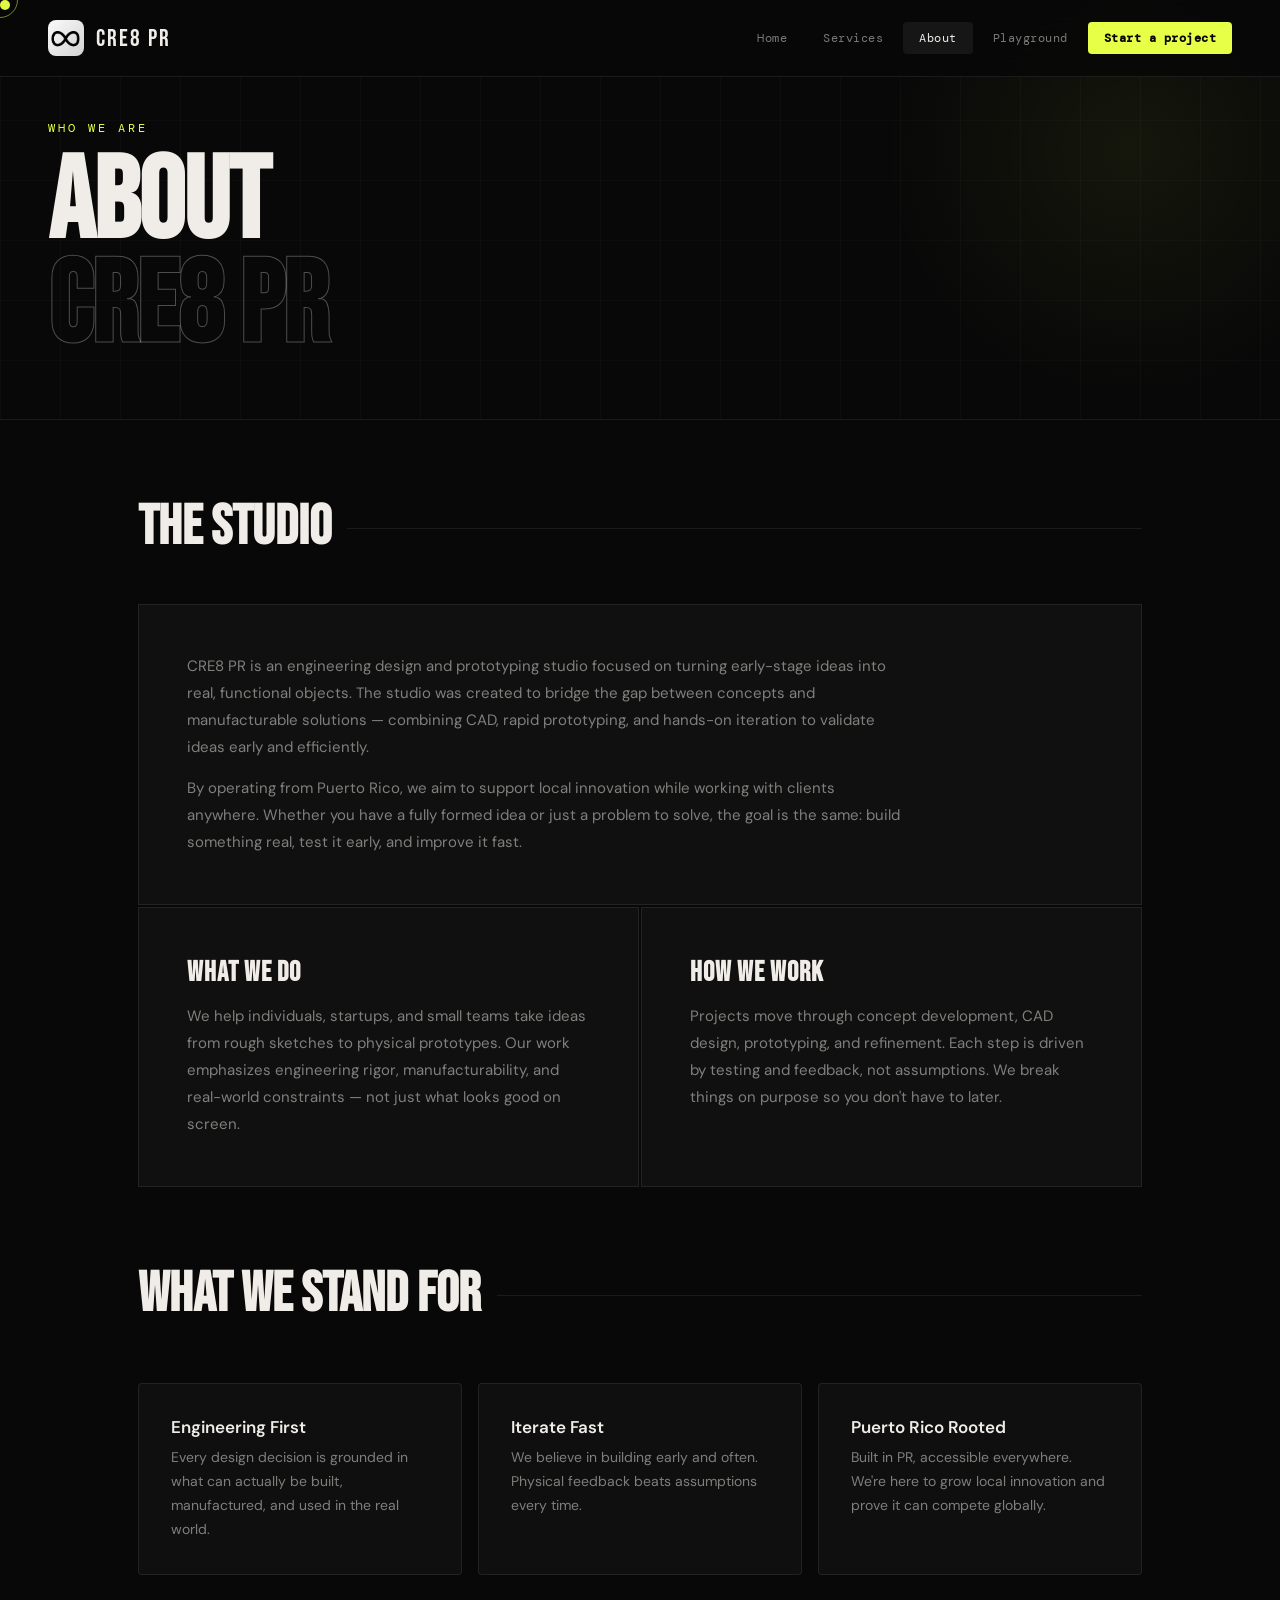
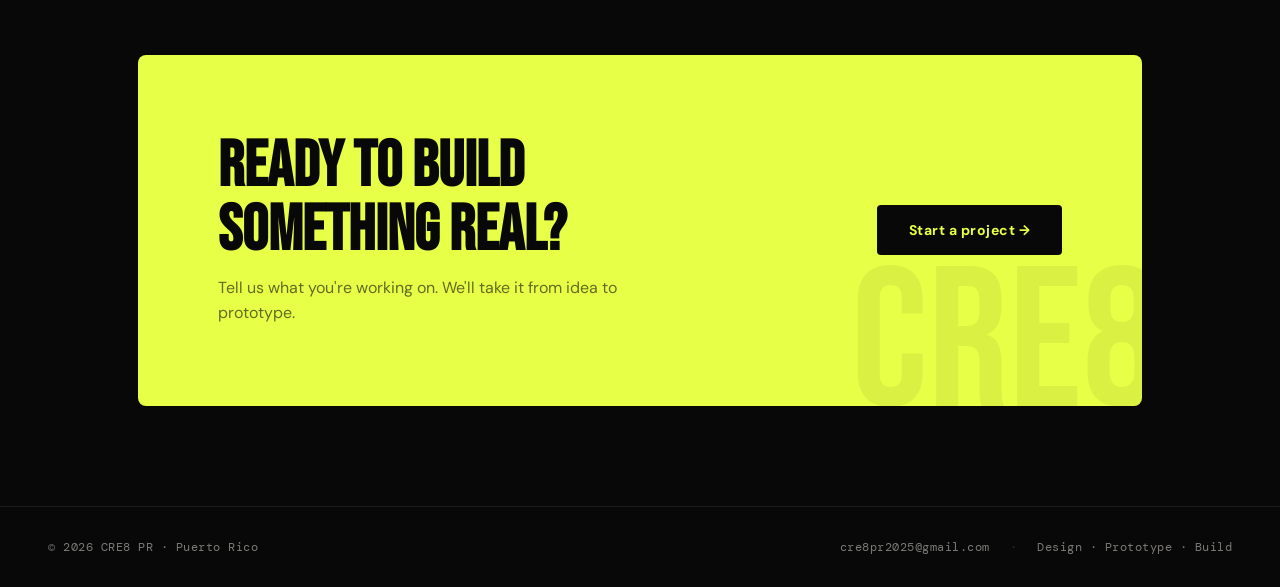
<file: about.html>
<!doctype html>
<html lang="en">
<head>
<meta charset="utf-8"/>
<meta name="viewport" content="width=device-width, initial-scale=1"/>
<title>About — CRE8 PR</title>
<meta name="description" content="CRE8 PR is an engineering design and prototyping studio focused on turning early-stage ideas into real, functional objects."/>
<meta property="og:title" content="About — CRE8 PR"/>
<meta property="og:description" content="Engineering design and prototyping studio in Puerto Rico. From idea to real, manufacturable object."/>
<meta property="og:type" content="website"/>
<meta property="og:url" content="https://cre8pr.github.io/about"/>
<meta property="og:image" content="https://cre8pr.github.io/logo.png"/>
<meta name="twitter:card" content="summary"/>
<link rel="icon" href="favicon.svg" type="image/svg+xml"/>
<link rel="apple-touch-icon" href="logo.png"/>
<link rel="preconnect" href="https://fonts.googleapis.com">
<link href="https://fonts.googleapis.com/css2?family=Bebas+Neue&family=DM+Sans:wght@300;400;500;600&family=DM+Mono:wght@400;500&display=swap" rel="stylesheet">
<link rel="stylesheet" href="styles.css">
<style>
.two-col{display:grid;grid-template-columns:1fr 1fr;gap:2px;margin-bottom:2px;}
.info-block{
  padding:48px;background:var(--surface);border:1px solid var(--border);
  position:relative;overflow:hidden;transition:background 0.3s;
}
.info-block:hover{background:var(--surface2);}
.info-block::after{content:'';position:absolute;bottom:0;left:0;right:0;height:2px;background:var(--accent);transform:scaleX(0);transform-origin:left;transition:transform 0.4s cubic-bezier(.2,.8,.2,1);}
.info-block:hover::after{transform:scaleX(1);}
.info-block h3{font-family:'Bebas Neue',sans-serif;font-size:28px;letter-spacing:1px;margin-bottom:14px;}
.info-block p{color:var(--muted);line-height:1.8;font-size:15px;}

.full-block{
  padding:48px;background:var(--surface);border:1px solid var(--border);
  margin-bottom:2px;transition:background 0.3s;
}
.full-block:hover{background:var(--surface2);}
.full-block h3{font-family:'Bebas Neue',sans-serif;font-size:28px;letter-spacing:1px;margin-bottom:14px;}
.full-block p{color:var(--muted);line-height:1.8;font-size:15px;max-width:72ch;}
.full-block p+p{margin-top:14px;}

.values-grid{display:grid;grid-template-columns:repeat(3,1fr);gap:16px;margin-top:60px;}
.value-card{
  border:1px solid var(--border);padding:32px;border-radius:4px;
  background:var(--surface);transition:all 0.3s;position:relative;overflow:hidden;
}
.value-card::before{content:'';position:absolute;inset:0;background:linear-gradient(135deg,rgba(232,255,71,0.04) 0%,transparent 60%);opacity:0;transition:opacity 0.3s;}
.value-card:hover{transform:translateY(-6px);border-color:var(--border2);box-shadow:0 20px 60px rgba(0,0,0,0.5);}
.value-card:hover::before{opacity:1;}
.value-icon{font-size:28px;margin-bottom:16px;display:block;}
.value-card h3{font-size:17px;font-weight:600;margin-bottom:8px;}
.value-card p{color:var(--muted);font-size:14px;line-height:1.7;}

.cta-section{margin-top:80px;}

@media(max-width:900px){
  .two-col{grid-template-columns:1fr;}
  .values-grid{grid-template-columns:1fr 1fr;}
}
@media(max-width:600px){
  .values-grid{grid-template-columns:1fr;}
}
</style>
</head>
<body>

<div class="cursor" id="cursor"></div>
<div class="cursor-ring" id="cursorRing"></div>

<nav id="nav">
  <a class="nav-brand" href="index.html">
    <div class="logo-box">
      <img src="logo.png" alt="CRE8 PR" onerror="this.style.display='none';this.nextElementSibling.style.display='block'">
      <span class="logo-fallback" style="display:none">C8</span>
    </div>
    CRE8 PR
  </a>
  <div class="nav-links">
    <a class="nav-link" href="index.html">Home</a>
    <a class="nav-link" href="services.html">Services</a>
    <a class="nav-link active" href="about.html">About</a>
    <a class="nav-link" href="playground.html">Playground</a>
    <a class="nav-link nav-cta" href="start.html">Start a project</a>
  </div>
</nav>

<div class="page-header">
  <div class="page-header-grid"></div>
  <div class="page-header-orb"></div>
  <p class="page-eyebrow">Who we are</p>
  <h1 class="page-title">About<br><span style="-webkit-text-stroke:1px rgba(240,237,232,0.3);color:transparent;">CRE8 PR</span></h1>
</div>

<div class="content">

  <div class="section-divider reveal">
    <h2>The Studio</h2>
    <div class="section-divider-line"></div>
  </div>

  <div class="full-block reveal">
    <p>CRE8 PR is an engineering design and prototyping studio focused on turning early-stage ideas into real, functional objects. The studio was created to bridge the gap between concepts and manufacturable solutions — combining CAD, rapid prototyping, and hands-on iteration to validate ideas early and efficiently.</p>
    <p>By operating from Puerto Rico, we aim to support local innovation while working with clients anywhere. Whether you have a fully formed idea or just a problem to solve, the goal is the same: build something real, test it early, and improve it fast.</p>
  </div>

  <div class="two-col" style="margin-top:2px">
    <div class="info-block reveal">
      <h3>What We Do</h3>
      <p>We help individuals, startups, and small teams take ideas from rough sketches to physical prototypes. Our work emphasizes engineering rigor, manufacturability, and real-world constraints — not just what looks good on screen.</p>
    </div>
    <div class="info-block reveal reveal-delay-1">
      <h3>How We Work</h3>
      <p>Projects move through concept development, CAD design, prototyping, and refinement. Each step is driven by testing and feedback, not assumptions. We break things on purpose so you don't have to later.</p>
    </div>
  </div>

  <div class="section-divider reveal" style="margin-top:80px">
    <h2>What We Stand For</h2>
    <div class="section-divider-line"></div>
  </div>

  <div class="values-grid">
    <div class="value-card reveal">
      <h3>Engineering First</h3>
      <p>Every design decision is grounded in what can actually be built, manufactured, and used in the real world.</p>
    </div>
    <div class="value-card reveal reveal-delay-1">
      <h3>Iterate Fast</h3>
      <p>We believe in building early and often. Physical feedback beats assumptions every time.</p>
    </div>
    <div class="value-card reveal reveal-delay-2">
      <h3>Puerto Rico Rooted</h3>
      <p>Built in PR, accessible everywhere. We're here to grow local innovation and prove it can compete globally.</p>
    </div>
  </div>

  <div class="cta-section reveal">
    <div>
      <h2>Ready to build<br>something real?</h2>
      <p>Tell us what you're working on. We'll take it from idea to prototype.</p>
    </div>
    <a class="btn-dark" href="start.html">Start a project →</a>
  </div>

</div>

<footer>
  <span>© <span id="year"></span> CRE8 PR · Puerto Rico</span>
  <div class="footer-links">
    <a href="mailto:cre8pr2025@gmail.com">cre8pr2025@gmail.com</a>
    <span style="color:var(--border2)">·</span>
    <span>Design · Prototype · Build</span>
  </div>
</footer>

<script src="shared.js"></script>
</body>
</html>
</file>
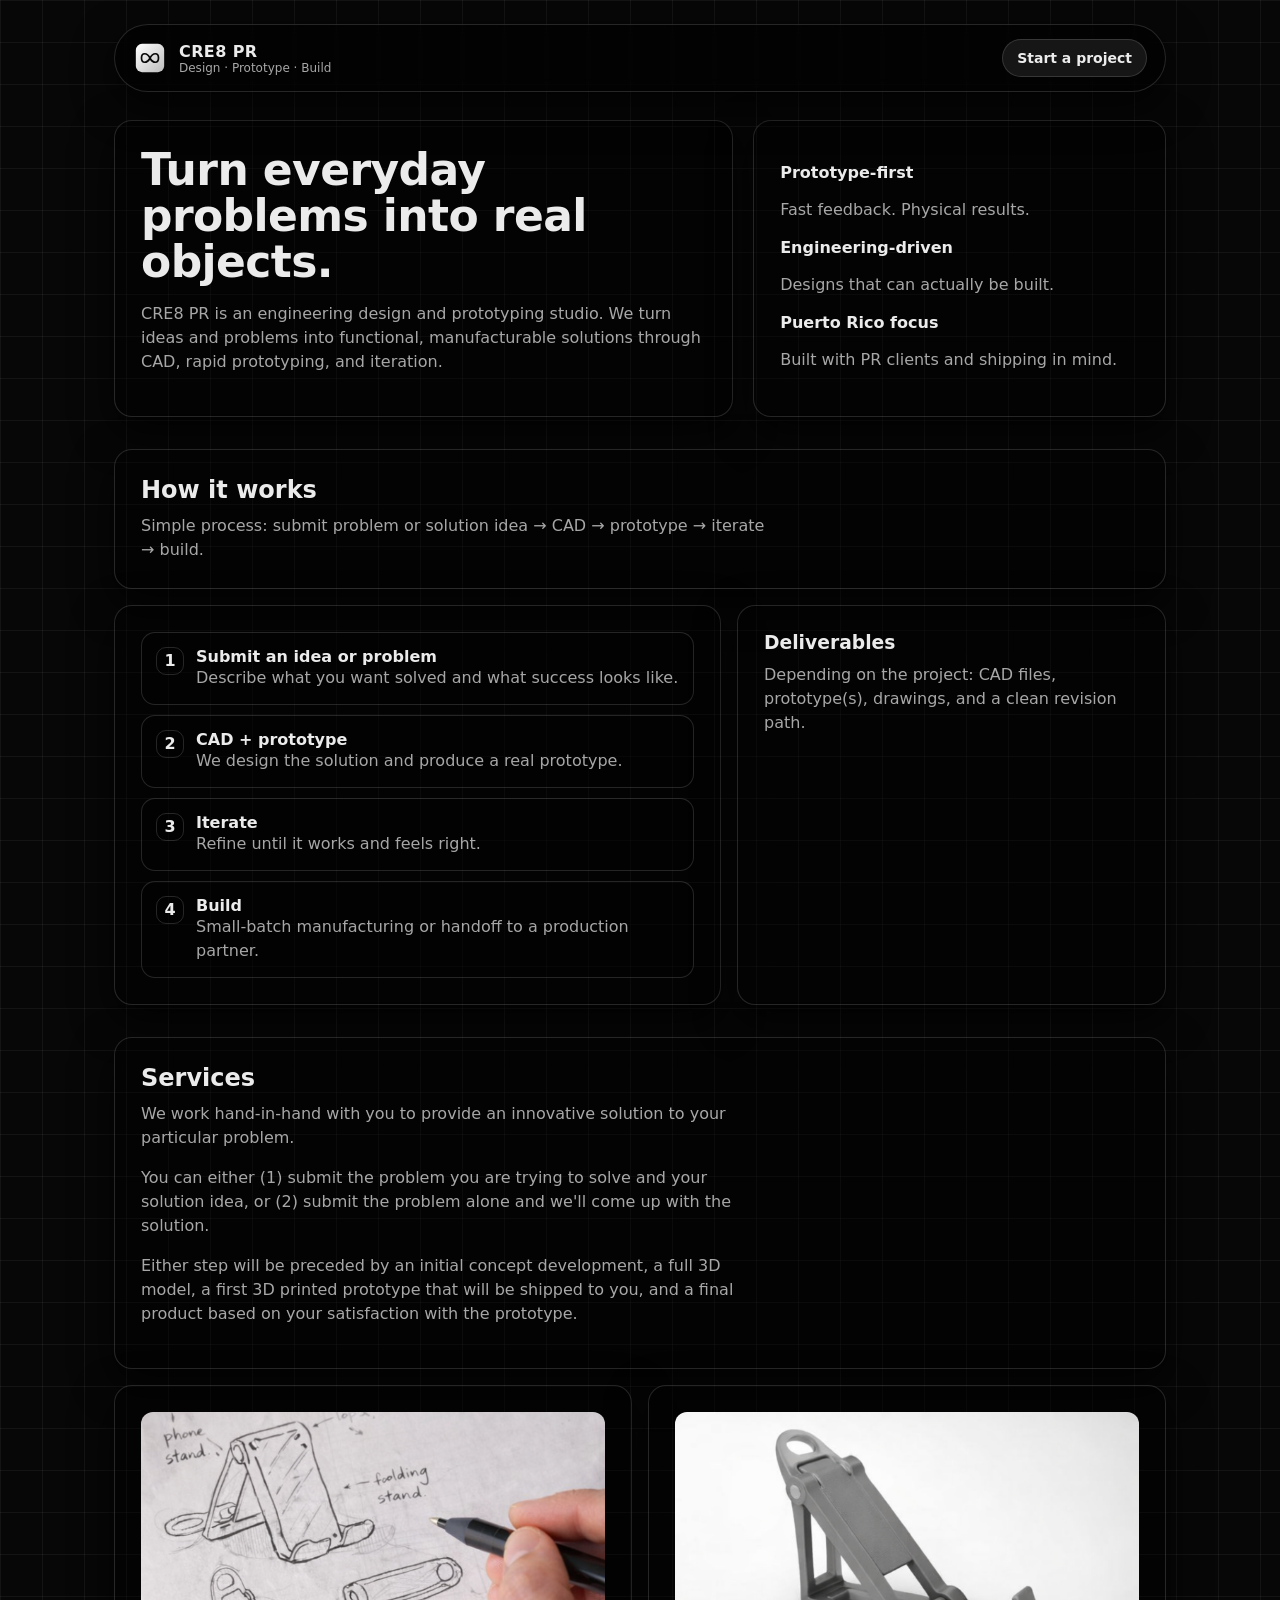
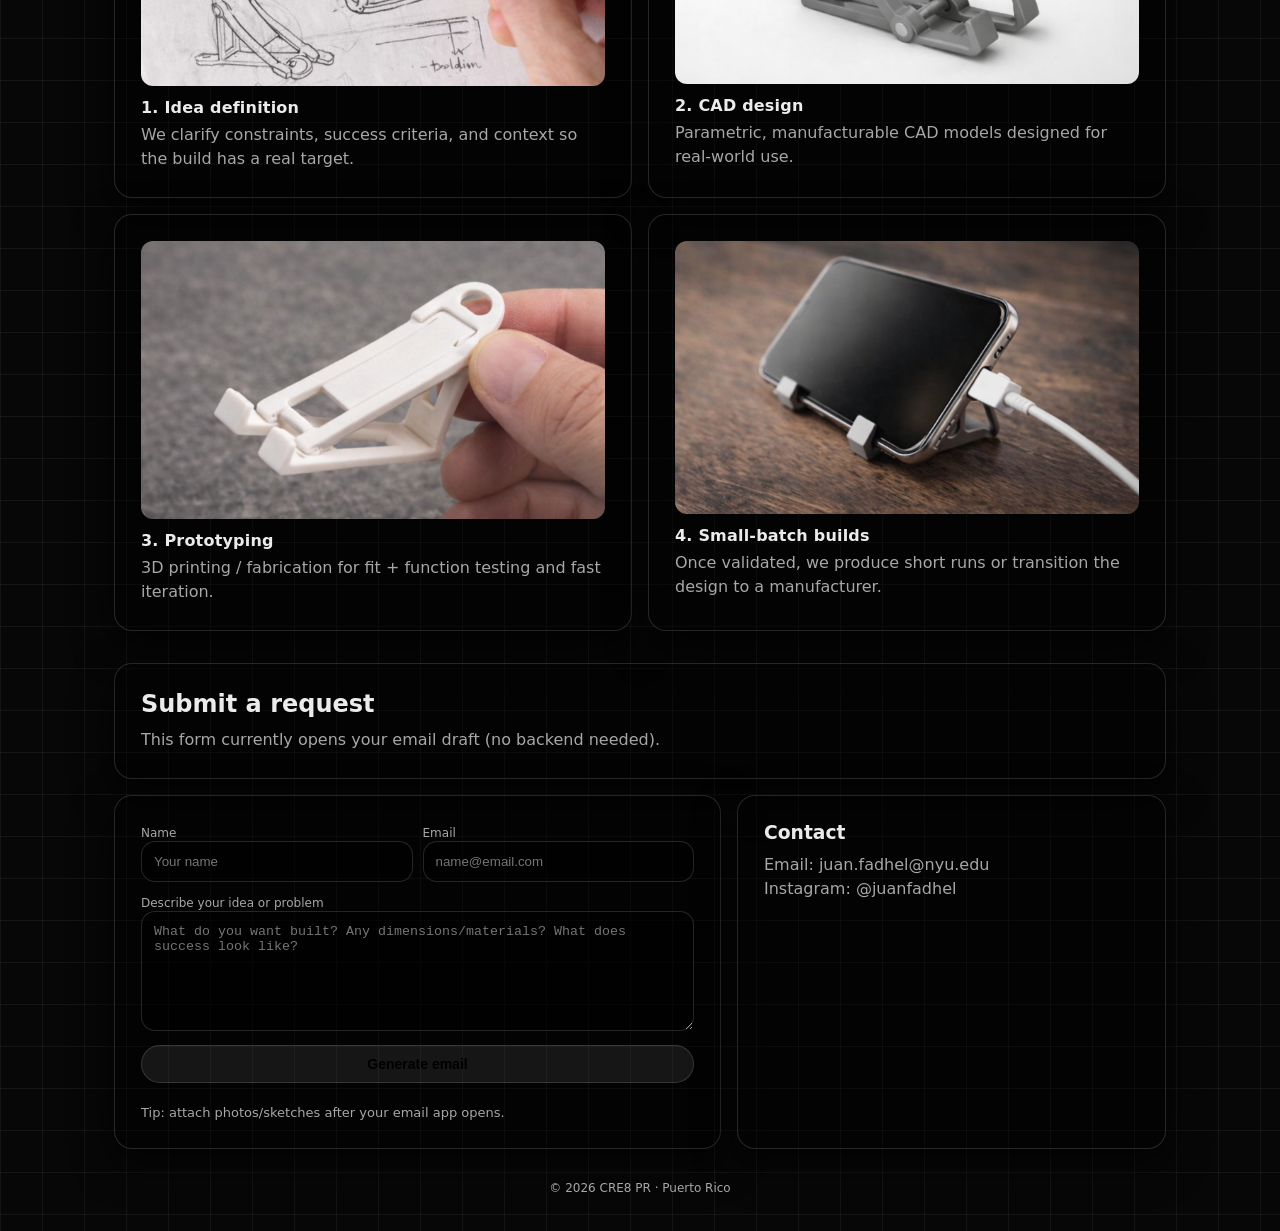
<file: CRE8.html>
<!--
  CRE8 PR — Single-file website (index.html)
  ------------------------------------------------------------
  HOW TO USE
  1) Copy this entire file into a new file named: index.html
  2) Put your images in the SAME folder as index.html (or adjust paths)
  3) Open index.html in your browser

  WHAT TO EDIT (easy)
  - Title (browser tab):      SEARCH "EDIT: PAGE TITLE"
  - Social preview text:       SEARCH "EDIT: META DESCRIPTION"
  - Brand name in navbar:      SEARCH "EDIT: BRAND NAME"
  - Colors + background:       SEARCH "EDIT: THEME COLORS"
  - Hero text:                 SEARCH "EDIT: HERO"
  - Services text/images:      SEARCH "EDIT: SERVICES"
  - Contact email:             SEARCH "EDIT: CONTACT EMAIL"
  - Footer text/year:          SEARCH "EDIT: FOOTER"

  TIP: Press Ctrl+F (or Cmd+F) and search for "EDIT:" to jump around.
-->

<!doctype html>
<html lang="en">
<head>
  <meta charset="utf-8" />
  <meta name="viewport" content="width=device-width, initial-scale=1" />

  <!-- =========================================================
       EDIT: PAGE TITLE (shows on browser tab)
       ========================================================= -->
  <title>CRE8 PR — Design & Prototyping Studio</title>

  <!-- =========================================================
       EDIT: META DESCRIPTION (shows in Google previews + sharing)
       Keep it 1–2 sentences.
       ========================================================= -->
  <meta
    name="description"
    content="CRE8 PR is an engineering design and prototyping studio turning ideas into real, manufacturable objects through CAD and rapid iteration."
  />

  <style>
    /* =========================================================
       EDIT: THEME COLORS (this is the easiest place to change vibe)
       ---------------------------------------------------------
       - Background:     --bg
       - Text color:     --text
       - Muted text:     --muted
       - Borders:        --border
       - Card background --panel
       - Grid lines:     --grid
       ========================================================= */
    :root{
      --bg:#070707;                 /* main page background */
      --panel:rgba(0,0,0,0.45);     /* card background */
      --panelStrong:rgba(0,0,0,0.60);/* nav background */
      --text:rgba(255,255,255,0.92);/* main text */
      --muted:rgba(255,255,255,0.65);/* smaller text */
      --border:rgba(255,255,255,0.14);/* border lines */
      --grid:rgba(255,255,255,0.05); /* background grid lines */
      --shadow:0 14px 40px rgba(0,0,0,0.70);
      --radius:18px;
    }

    /* Basic resets */
    *{box-sizing:border-box}
    html,body{height:100%}
    body{
      margin:0;
      font-family: system-ui,-apple-system,Segoe UI,Roboto,Helvetica,Arial;
      color:var(--text);

      /* =========================================================
         EDIT: BACKGROUND STYLE
         - If you want NO grid, remove the 2 linear-gradient lines.
         - If you want grid larger/smaller, change 42px below.
         ========================================================= */
      background:
        linear-gradient(var(--grid) 1px, transparent 1px),
        linear-gradient(90deg, var(--grid) 1px, transparent 1px),
        var(--bg);
      background-size: 42px 42px;
    }

    a{color:inherit;text-decoration:none}
    .wrap{max-width:1100px;margin:auto;padding:24px}

    /* =========================================================
       NAVBAR
       ========================================================= */
    .nav{
      display:flex;align-items:center;justify-content:space-between;
      gap:16px;
      padding:14px 18px;
      border:1px solid var(--border);
      background:var(--panelStrong);
      border-radius:999px;
      box-shadow:var(--shadow);
      position:sticky;top:16px;z-index:10;
      backdrop-filter:blur(10px);
    }

    .brand{display:flex;align-items:center;gap:12px}
    .brand b{font-size:16px;letter-spacing:0.4px}
    .brand span{display:block;font-size:12px;color:var(--muted)}

    /* Buttons */
    .btn{
      border:1px solid var(--border);
      background:rgba(255,255,255,0.08);
      padding:10px 14px;
      border-radius:999px;
      font-weight:600;
      font-size:14px;
      cursor:pointer;
      transition: background .12s ease, transform .12s ease;
      display:inline-flex;
      align-items:center;
      justify-content:center;
    }
    .btn:hover{background:rgba(255,255,255,0.14); transform: translateY(-1px);}

    /* =========================================================
       HERO (top section)
       ========================================================= */
    .hero{
      margin-top:28px;
      display:grid;
      grid-template-columns:1.2fr 0.8fr;
      gap:20px;
    }
    .card{
      border:1px solid var(--border);
      background:var(--panel);
      border-radius:var(--radius);
      padding:26px;
      box-shadow:var(--shadow);
    }

    h1{
      margin:0 0 12px;
      font-size:44px;
      letter-spacing:-0.6px;
      line-height:1.05;
    }
    .lead{
      color:var(--muted);
      max-width:62ch;
      line-height:1.5;
    }

    /* =========================================================
       LAYOUT GRID HELPERS
       ========================================================= */
    section{margin-top:32px}
    .grid{display:grid;grid-template-columns:repeat(12,1fr);gap:16px}
    .col-12{grid-column:span 12}
    .col-6{grid-column:span 6}
    .col-7{grid-column:span 7}
    .col-5{grid-column:span 5}

    /* =========================================================
       HOW IT WORKS (steps)
       ========================================================= */
    .step{
      display:flex;gap:12px;
      padding:14px;
      border-radius:14px;
      border:1px solid var(--border);
      background:rgba(0,0,0,0.30);
      margin-bottom:10px;
    }
    .num{
      width:28px;height:28px;
      border-radius:10px;
      display:grid;place-items:center;
      border:1px solid var(--border);
      font-weight:700;
      flex:0 0 auto;
    }

    /* =========================================================
       SERVICES (image cards)
       ========================================================= */
    .serviceCard img{
      width:100%;
      border-radius:12px;
      display:block;
    }
    .serviceCard h3{
      margin:12px 0 6px;
      font-size:16px;
      letter-spacing:0.2px;
    }
    .serviceCard p{margin:0;color:var(--muted);line-height:1.5}

    /* =========================================================
       FORM
       ========================================================= */
    form{display:grid;gap:10px}
    label{font-size:12px;color:var(--muted)}
    input,textarea{
      width:100%;
      padding:12px;
      border-radius:14px;
      border:1px solid var(--border);
      background:rgba(0,0,0,0.40);
      color:var(--text);
      outline:none;
    }
    textarea{min-height:120px;resize:vertical}
    input:focus,textarea:focus{border-color:rgba(255,255,255,0.30)}

    footer{
      margin:32px 0 12px;
      text-align:center;
      font-size:12px;
      color:var(--muted);
    }

    /* =========================================================
       RESPONSIVE (mobile)
       ========================================================= */
    @media(max-width:900px){
      .hero{grid-template-columns:1fr}
      .col-6,.col-7,.col-5{grid-column:span 12}
      h1{font-size:36px}
    }
  </style>
</head>

<body>
<div class="wrap">

  <!-- =========================================================
       NAVBAR
       ========================================================= -->
  <header class="nav">
    <a class="brand" href="#top">

      <!-- =========================================================
           EDIT: LOGO
           - This is your logo as SVG (best for websites).
           - If you want to swap it for a PNG later:
             Replace the <svg>...</svg> with:
             <img src="yourlogo.png" style="width:34px;height:34px;border-radius:10px" />
           ========================================================= -->
      <svg class="logo" width="34" height="34" viewBox="0 0 120 120" xmlns="http://www.w3.org/2000/svg" aria-hidden="true">
        <defs>
          <!-- EDIT: logo background color/gradient -->
          <linearGradient id="g" x1="0" y1="0" x2="1" y2="1">
            <stop offset="0%" stop-color="#ffffff"/>
            <stop offset="100%" stop-color="#bdbdbd"/>
          </linearGradient>
        </defs>
        <rect x="10" y="10" width="100" height="100" rx="22" fill="url(#g)"/>
        <!-- EDIT: infinity stroke color (currently dark) -->
        <path d="M30 60
                 C30 40,50 40,60 60
                 C70 80,90 80,90 60
                 C90 40,70 40,60 60
                 C50 80,30 80,30 60Z"
              fill="none"
              stroke="#070707"
              stroke-width="6"
              stroke-linecap="round"
              stroke-linejoin="round"/>
      </svg>

      <div>
        <!-- =========================================================
             EDIT: BRAND NAME
             ========================================================= -->
        <b>CRE8 PR</b>

        <!-- =========================================================
             EDIT: BRAND SUBTITLE
             ========================================================= -->
        <span>Design · Prototype · Build</span>
      </div>
    </a>

    <!-- =========================================================
         EDIT: NAV BUTTON TEXT
         ========================================================= -->
    <a class="btn" href="#submit">Start a project</a>
  </header>

  <main id="top">

    <!-- =========================================================
         EDIT: HERO
         ========================================================= -->
    <section class="hero">
      <div class="card">
        <!-- EDIT: main headline -->
        <h1>Turn everyday problems into real objects.</h1>

        <!-- EDIT: hero paragraph -->
        <p class="lead">
          CRE8 PR is an engineering design and prototyping studio.
          We turn ideas and problems into functional, manufacturable solutions
          through CAD, rapid prototyping, and iteration.
        </p>

        <!-- OPTIONAL: add another button/link here if you want -->
        <!-- <div style="margin-top:16px"><a class="btn" href="#services">See services</a></div> -->
      </div>

      <div class="card">
        <!-- EDIT: right-side highlights -->
        <p><b>Prototype-first</b></p>
        <p class="lead">Fast feedback. Physical results.</p>

        <p style="margin-top:16px"><b>Engineering-driven</b></p>
        <p class="lead">Designs that can actually be built.</p>

        <p style="margin-top:16px"><b>Puerto Rico focus</b></p>
        <p class="lead">Built with PR clients and shipping in mind.</p>
      </div>
    </section>

    <!-- =========================================================
         HOW IT WORKS
         ========================================================= -->
    <section id="how" class="grid">
      <div class="card col-12">
        <h2 style="margin:0">How it works</h2>
        <p class="lead" style="margin:10px 0 0">
          Simple process: submit problem or solution idea → CAD → prototype → iterate → build.
        </p>
      </div>

      <div class="card col-7">
        <!-- EDIT: steps text -->
        <div class="step">
          <div class="num">1</div>
          <div>
            <b>Submit an idea or problem</b><br />
            <span class="lead">Describe what you want solved and what success looks like.</span>
          </div>
        </div>

        <div class="step">
          <div class="num">2</div>
          <div>
            <b>CAD + prototype</b><br />
            <span class="lead">We design the solution and produce a real prototype.</span>
          </div>
        </div>

        <div class="step">
          <div class="num">3</div>
          <div>
            <b>Iterate</b><br />
            <span class="lead">Refine until it works and feels right.</span>
          </div>
        </div>

        <div class="step" style="margin-bottom:0">
          <div class="num">4</div>
          <div>
            <b>Build</b><br />
            <span class="lead">Small-batch manufacturing or handoff to a production partner.</span>
          </div>
        </div>
      </div>

      <div class="card col-5">
        <!-- EDIT: side description -->
        <h3 style="margin:0 0 10px">Deliverables</h3>
        <p class="lead" style="margin:0">
          Depending on the project: CAD files, prototype(s), drawings, and a clean revision path.
        </p>
      </div>
    </section>

    <!-- =========================================================
         EDIT: SERVICES
         ========================================================= -->
    <section id="services" class="grid">
      <div class="card col-12">
        <h2 style="margin:0">Services</h2>
        <p class="lead" style="margin:10px 0 0">
  We work hand-in-hand with you to provide an innovative solution to your
  particular problem.
</p>

<p class="lead">
  You can either (1) submit the problem you are trying to solve and your
  solution idea, or (2) submit the problem alone and we'll come up with the
  solution.
</p>

<p class="lead">
  Either step will be preceded by an initial concept development, a full
  3D model, a first 3D printed prototype that will be shipped to you, and a
  final product based on your satisfaction with the prototype.
</p>

      </div>

      <!-- =========================================================
           EDIT: SERVICE IMAGE FILES
           Put these files next to index.html:
           - submission.jpg
           - cad_mechanism.png
           - prototype_print.jpg
           - cad_aircraft.png

           If your images are in a folder, update like:
           src="images/submission.jpg"
           ========================================================= -->

      <div class="card col-6 serviceCard">
        <img src="sketch.png" alt="Idea submission / concept stage">
        <h3>1. Idea definition</h3>
        <p>We clarify constraints, success criteria, and context so the build has a real target.</p>
      </div>

      <div class="card col-6 serviceCard">
        <img src="cad.png" alt="CAD design">
        <h3>2. CAD design</h3>
        <p>Parametric, manufacturable CAD models designed for real-world use.</p>
      </div>

      <div class="card col-6 serviceCard">
        <img src="3dprint.png" alt="Prototype">
        <h3>3. Prototyping</h3>
        <p>3D printing / fabrication for fit + function testing and fast iteration.</p>
      </div>

      <div class="card col-6 serviceCard">
        <img src="actual.png" alt="Manufacturable design">
        <h3>4. Small-batch builds</h3>
        <p>Once validated, we produce short runs or transition the design to a manufacturer.</p>
      </div>
    </section>

    <!-- =========================================================
         EDIT: SUBMIT / CONTACT
         ========================================================= -->
    <section id="submit" class="grid">
      <div class="card col-12">
        <h2 style="margin:0">Submit a request</h2>
        <p class="lead" style="margin:10px 0 0">
          This form currently opens your email draft (no backend needed).
        </p>
      </div>

      <div class="card col-7">
        <!-- =========================================================
             EDIT: CONTACT EMAIL
             Replace hello@cre8pr.com with your real email address.
             ========================================================= -->
        <form id="contactForm">
          <div style="display:grid;grid-template-columns:1fr 1fr;gap:10px">
            <div>
              <label for="name">Name</label>
              <input id="name" required placeholder="Your name" />
            </div>
            <div>
              <label for="email">Email</label>
              <input id="email" type="email" required placeholder="name@email.com" />
            </div>
          </div>

          <div>
            <label for="message">Describe your idea or problem</label>
            <textarea id="message" required placeholder="What do you want built? Any dimensions/materials? What does success look like?"></textarea>
          </div>

          <button class="btn" type="submit">Generate email</button>

          <p class="lead" style="margin:10px 0 0;font-size:13px">
            Tip: attach photos/sketches after your email app opens.
          </p>
        </form>
      </div>

      <div class="card col-5">
        <h3 style="margin:0 0 10px">Contact</h3>
        <p class="lead" style="margin:0">
          Email: <a href="mailto:juan.fadhel@nyu.edu">juan.fadhel@nyu.edu</a><br />
          Instagram: @juanfadhel 
        </p>
      </div>
    </section>

    <!-- =========================================================
         EDIT: FOOTER
         ========================================================= -->
    <footer>
      © <span id="year"></span> CRE8 PR · Puerto Rico
    </footer>

  </main>
</div>

<script>
  /* =========================================================
     EDIT: CONTACT EMAIL (matches the visible link above)
     ========================================================= */
  const CONTACT_TO = "hello@cre8pr.com";

  /* This makes the footer year always correct */
  document.getElementById("year").textContent = new Date().getFullYear();

  /* =========================================================
     FORM BEHAVIOR
     - When you click "Generate email", it opens an email draft.
     - Later, if you want a real backend form (no email app),
       tell me and I’ll convert it to a proper form submit.
     ========================================================= */
  document.getElementById("contactForm").addEventListener("submit", (e) => {
    e.preventDefault();

    const name = document.getElementById("name").value.trim();
    const email = document.getElementById("email").value.trim();
    const message = document.getElementById("message").value.trim();

    const subject = `CRE8 PR request — ${name}`;
    const body =
`Hi CRE8 PR,

My name is ${name} (${email}).

REQUEST
${message}

(You can reply here with any questions, timeline, and a rough quote.)

Thanks,
${name}`;

    const mailto = `mailto:${encodeURIComponent(CONTACT_TO)}?subject=${encodeURIComponent(subject)}&body=${encodeURIComponent(body)}`;
    window.location.href = mailto;
  });
</script>

</body>
</html>
</file>
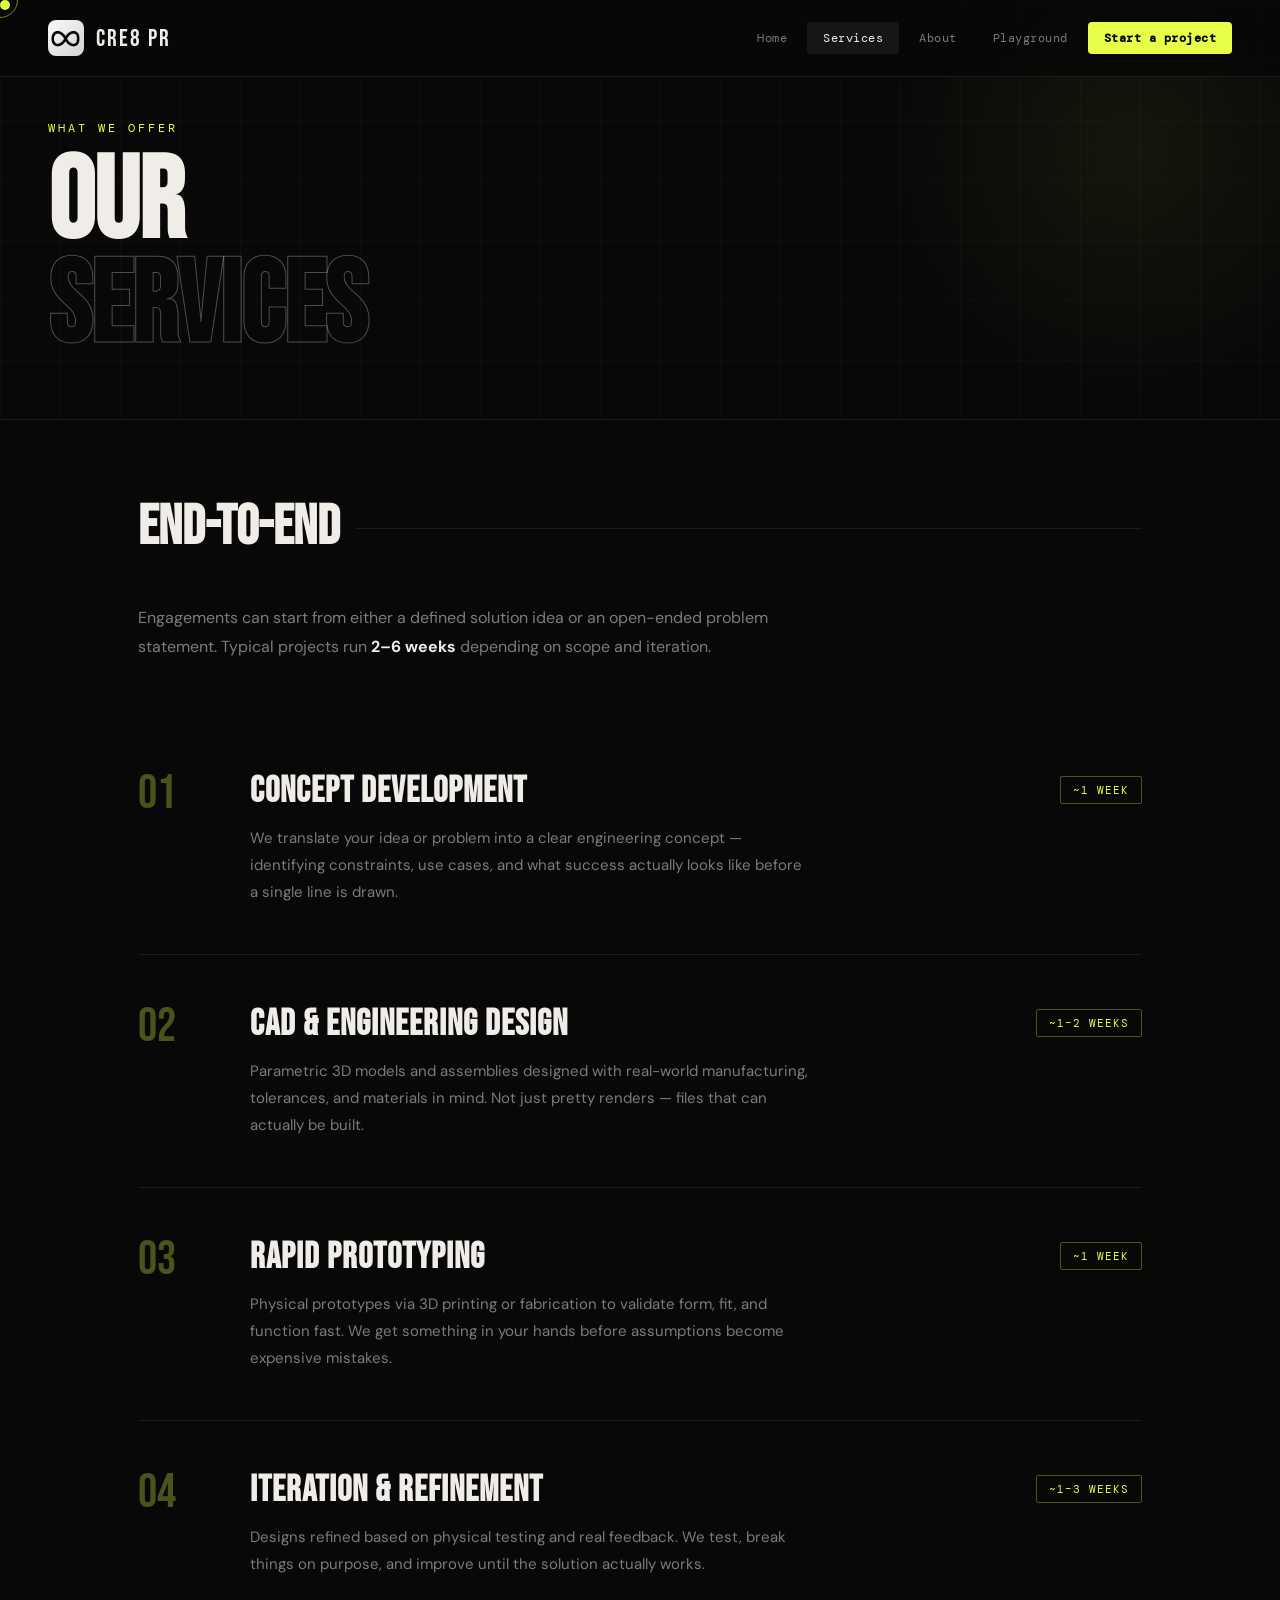
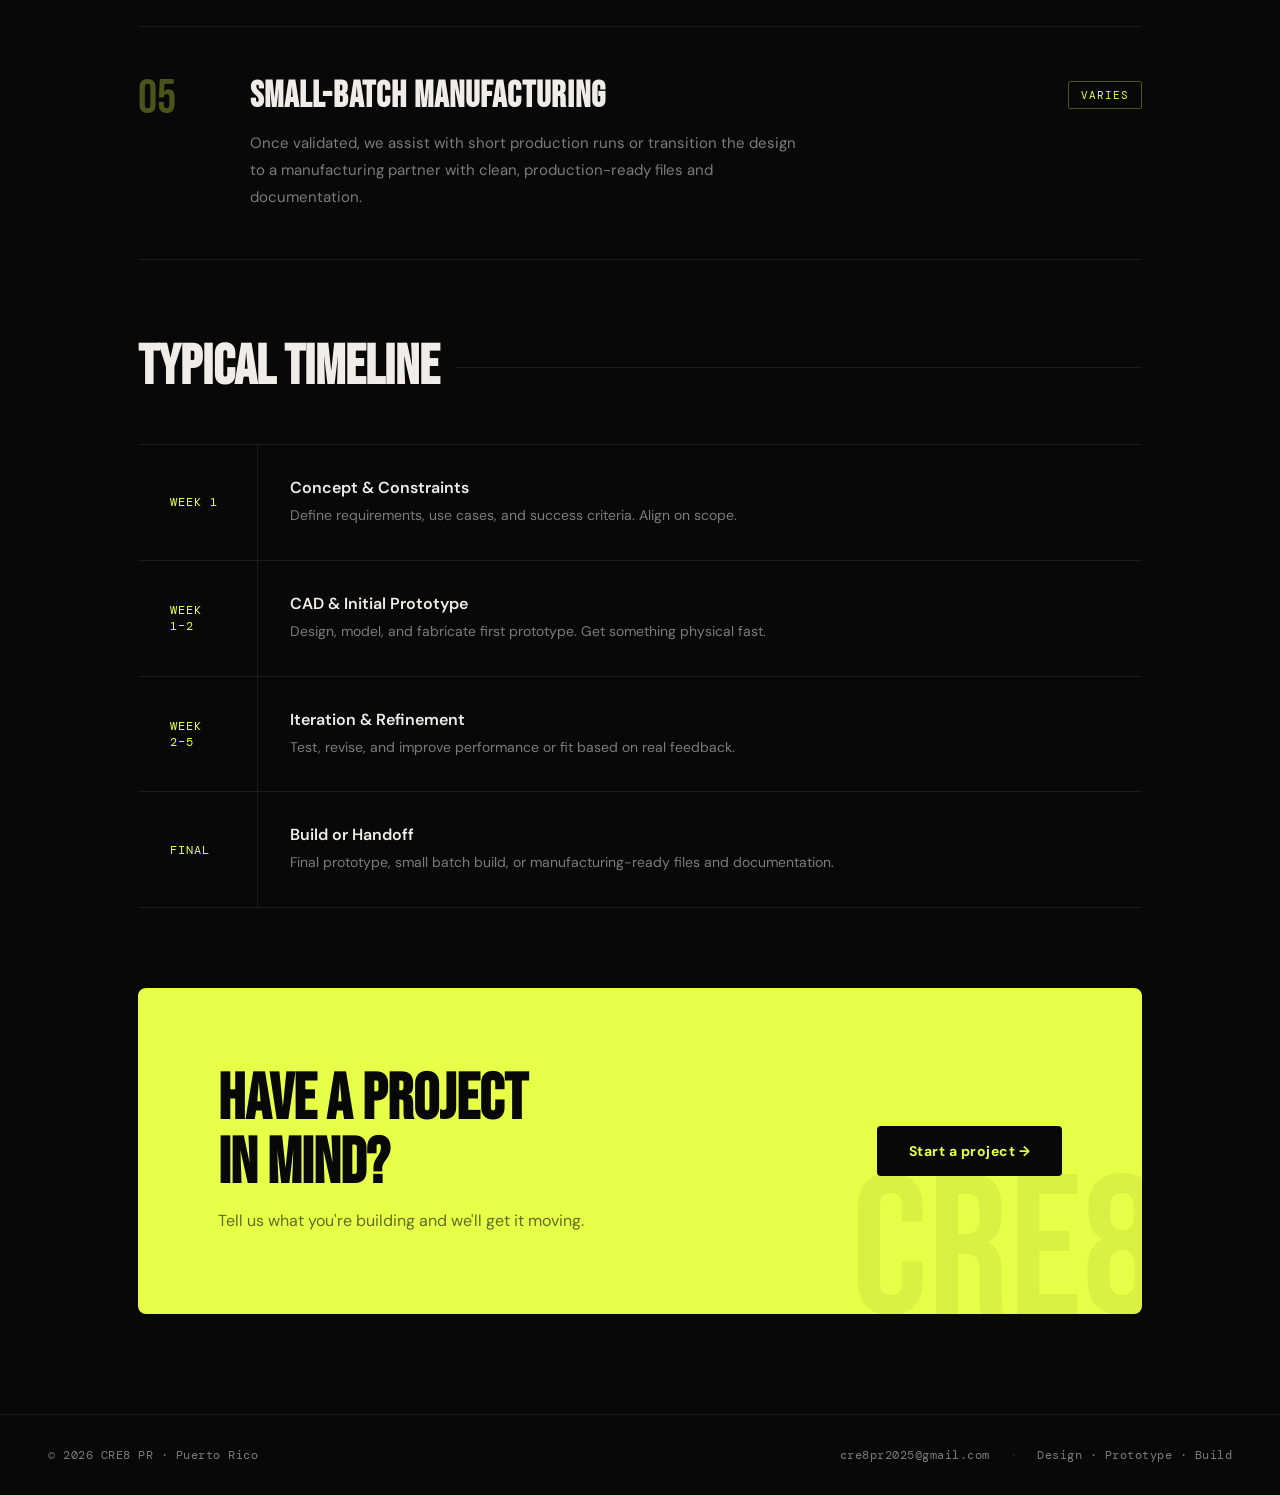
<file: services.html>
<!doctype html>
<html lang="en">
<head>
<meta charset="utf-8"/>
<meta name="viewport" content="width=device-width, initial-scale=1"/>
<title>Services — CRE8 PR</title>
<meta name="description" content="Engineering design, CAD, prototyping, and small-batch manufacturing services by CRE8 PR."/>
<meta property="og:title" content="Services — CRE8 PR"/>
<meta property="og:description" content="Engineering design, CAD, prototyping, and small-batch manufacturing services."/>
<meta property="og:type" content="website"/>
<meta property="og:url" content="https://cre8pr.github.io/services"/>
<meta property="og:image" content="https://cre8pr.github.io/logo.png"/>
<meta name="twitter:card" content="summary"/>
<link rel="icon" href="favicon.svg" type="image/svg+xml"/>
<link rel="apple-touch-icon" href="logo.png"/>
<link rel="preconnect" href="https://fonts.googleapis.com">
<link href="https://fonts.googleapis.com/css2?family=Bebas+Neue&family=DM+Sans:wght@300;400;500;600&family=DM+Mono:wght@400;500&display=swap" rel="stylesheet">
<link rel="stylesheet" href="styles.css">
<style>
/* SERVICE ROWS */
.service-row{
  display:grid;grid-template-columns:80px 1fr auto;align-items:start;gap:32px;
  padding:48px 0;border-bottom:1px solid var(--border);
  transition:background 0.2s;cursor:default;position:relative;
}
.service-row::before{content:'';position:absolute;left:-48px;right:-48px;top:0;bottom:0;background:var(--surface);opacity:0;transition:opacity 0.3s;}
.service-row:hover::before{opacity:1;}
.service-row:first-child{border-top:1px solid var(--border);}
.service-num{font-family:'Bebas Neue',sans-serif;font-size:48px;color:rgba(232,255,71,0.3);line-height:1;position:relative;z-index:1;}
.service-body{position:relative;z-index:1;}
.service-body h3{font-family:'Bebas Neue',sans-serif;font-size:36px;letter-spacing:1px;margin-bottom:12px;}
.service-body p{color:var(--muted);line-height:1.8;font-size:15px;max-width:56ch;}
.service-tag{
  font-family:'DM Mono',monospace;font-size:11px;color:var(--accent);
  border:1px solid rgba(232,255,71,0.3);padding:6px 12px;border-radius:2px;
  letter-spacing:1px;white-space:nowrap;position:relative;z-index:1;margin-top:6px;
}

/* TIMELINE */
.timeline{margin-top:0;}
.timeline-row{display:grid;grid-template-columns:120px 1fr;gap:0;border-bottom:1px solid var(--border);}
.timeline-row:first-child{border-top:1px solid var(--border);}
.timeline-week{
  padding:32px;border-right:1px solid var(--border);
  font-family:'DM Mono',monospace;font-size:12px;color:var(--accent);
  letter-spacing:1px;display:flex;align-items:center;
}
.timeline-content{padding:32px;}
.timeline-content h4{font-size:16px;font-weight:600;margin-bottom:6px;}
.timeline-content p{color:var(--muted);font-size:14px;line-height:1.7;}

.cta-section{margin-top:80px;}

@media(max-width:900px){
  .service-row{grid-template-columns:60px 1fr;gap:16px;}
  .service-tag{display:none;}
  .timeline-row{grid-template-columns:80px 1fr;}
}
@media(max-width:600px){
  .service-row{grid-template-columns:1fr;gap:8px;}
  .service-num{font-size:32px;}
}
</style>
</head>
<body>

<div class="cursor" id="cursor"></div>
<div class="cursor-ring" id="cursorRing"></div>

<nav id="nav">
  <a class="nav-brand" href="index.html">
    <div class="logo-box">
      <img src="logo.png" alt="CRE8 PR" onerror="this.style.display='none';this.nextElementSibling.style.display='block'">
      <span class="logo-fallback" style="display:none">C8</span>
    </div>
    CRE8 PR
  </a>
  <div class="nav-links">
    <a class="nav-link" href="index.html">Home</a>
    <a class="nav-link active" href="services.html">Services</a>
    <a class="nav-link" href="about.html">About</a>
    <a class="nav-link" href="playground.html">Playground</a>
    <a class="nav-link nav-cta" href="start.html">Start a project</a>
  </div>
</nav>

<div class="page-header">
  <div class="page-header-grid"></div>
  <div class="page-header-orb"></div>
  <p class="page-eyebrow">What we offer</p>
  <h1 class="page-title">Our<br><span style="-webkit-text-stroke:1px rgba(240,237,232,0.3);color:transparent;">Services</span></h1>
</div>

<div class="content">

  <div class="section-divider reveal">
    <h2>End-to-End</h2>
    <div class="section-divider-line"></div>
  </div>

  <p class="reveal" style="color:var(--muted);font-size:16px;line-height:1.8;max-width:64ch;margin-bottom:60px;">
    Engagements can start from either a defined solution idea or an open-ended problem statement. Typical projects run <strong style="color:var(--text)">2–6 weeks</strong> depending on scope and iteration.
  </p>

  <div class="service-row reveal">
    <div class="service-num">01</div>
    <div class="service-body">
      <h3>Concept Development</h3>
      <p>We translate your idea or problem into a clear engineering concept — identifying constraints, use cases, and what success actually looks like before a single line is drawn.</p>
    </div>
    <div class="service-tag">~1 WEEK</div>
  </div>

  <div class="service-row reveal">
    <div class="service-num">02</div>
    <div class="service-body">
      <h3>CAD & Engineering Design</h3>
      <p>Parametric 3D models and assemblies designed with real-world manufacturing, tolerances, and materials in mind. Not just pretty renders — files that can actually be built.</p>
    </div>
    <div class="service-tag">~1–2 WEEKS</div>
  </div>

  <div class="service-row reveal">
    <div class="service-num">03</div>
    <div class="service-body">
      <h3>Rapid Prototyping</h3>
      <p>Physical prototypes via 3D printing or fabrication to validate form, fit, and function fast. We get something in your hands before assumptions become expensive mistakes.</p>
    </div>
    <div class="service-tag">~1 WEEK</div>
  </div>

  <div class="service-row reveal">
    <div class="service-num">04</div>
    <div class="service-body">
      <h3>Iteration & Refinement</h3>
      <p>Designs refined based on physical testing and real feedback. We test, break things on purpose, and improve until the solution actually works.</p>
    </div>
    <div class="service-tag">~1–3 WEEKS</div>
  </div>

  <div class="service-row reveal">
    <div class="service-num">05</div>
    <div class="service-body">
      <h3>Small-Batch Manufacturing</h3>
      <p>Once validated, we assist with short production runs or transition the design to a manufacturing partner with clean, production-ready files and documentation.</p>
    </div>
    <div class="service-tag">VARIES</div>
  </div>

  <div class="section-divider reveal" style="margin-top:80px">
    <h2>Typical Timeline</h2>
    <div class="section-divider-line"></div>
  </div>

  <div class="timeline reveal">
    <div class="timeline-row">
      <div class="timeline-week">WEEK 1</div>
      <div class="timeline-content">
        <h4>Concept & Constraints</h4>
        <p>Define requirements, use cases, and success criteria. Align on scope.</p>
      </div>
    </div>
    <div class="timeline-row">
      <div class="timeline-week">WEEK 1–2</div>
      <div class="timeline-content">
        <h4>CAD & Initial Prototype</h4>
        <p>Design, model, and fabricate first prototype. Get something physical fast.</p>
      </div>
    </div>
    <div class="timeline-row">
      <div class="timeline-week">WEEK 2–5</div>
      <div class="timeline-content">
        <h4>Iteration & Refinement</h4>
        <p>Test, revise, and improve performance or fit based on real feedback.</p>
      </div>
    </div>
    <div class="timeline-row">
      <div class="timeline-week">FINAL</div>
      <div class="timeline-content">
        <h4>Build or Handoff</h4>
        <p>Final prototype, small batch build, or manufacturing-ready files and documentation.</p>
      </div>
    </div>
  </div>

  <div class="cta-section reveal">
    <div>
      <h2>Have a project<br>in mind?</h2>
      <p>Tell us what you're building and we'll get it moving.</p>
    </div>
    <a class="btn-dark" href="start.html">Start a project →</a>
  </div>

</div>

<footer>
  <span>© <span id="year"></span> CRE8 PR · Puerto Rico</span>
  <div class="footer-links">
    <a href="mailto:cre8pr2025@gmail.com">cre8pr2025@gmail.com</a>
    <span style="color:var(--border2)">·</span>
    <span>Design · Prototype · Build</span>
  </div>
</footer>

<script src="shared.js"></script>
</body>
</html>
</file>
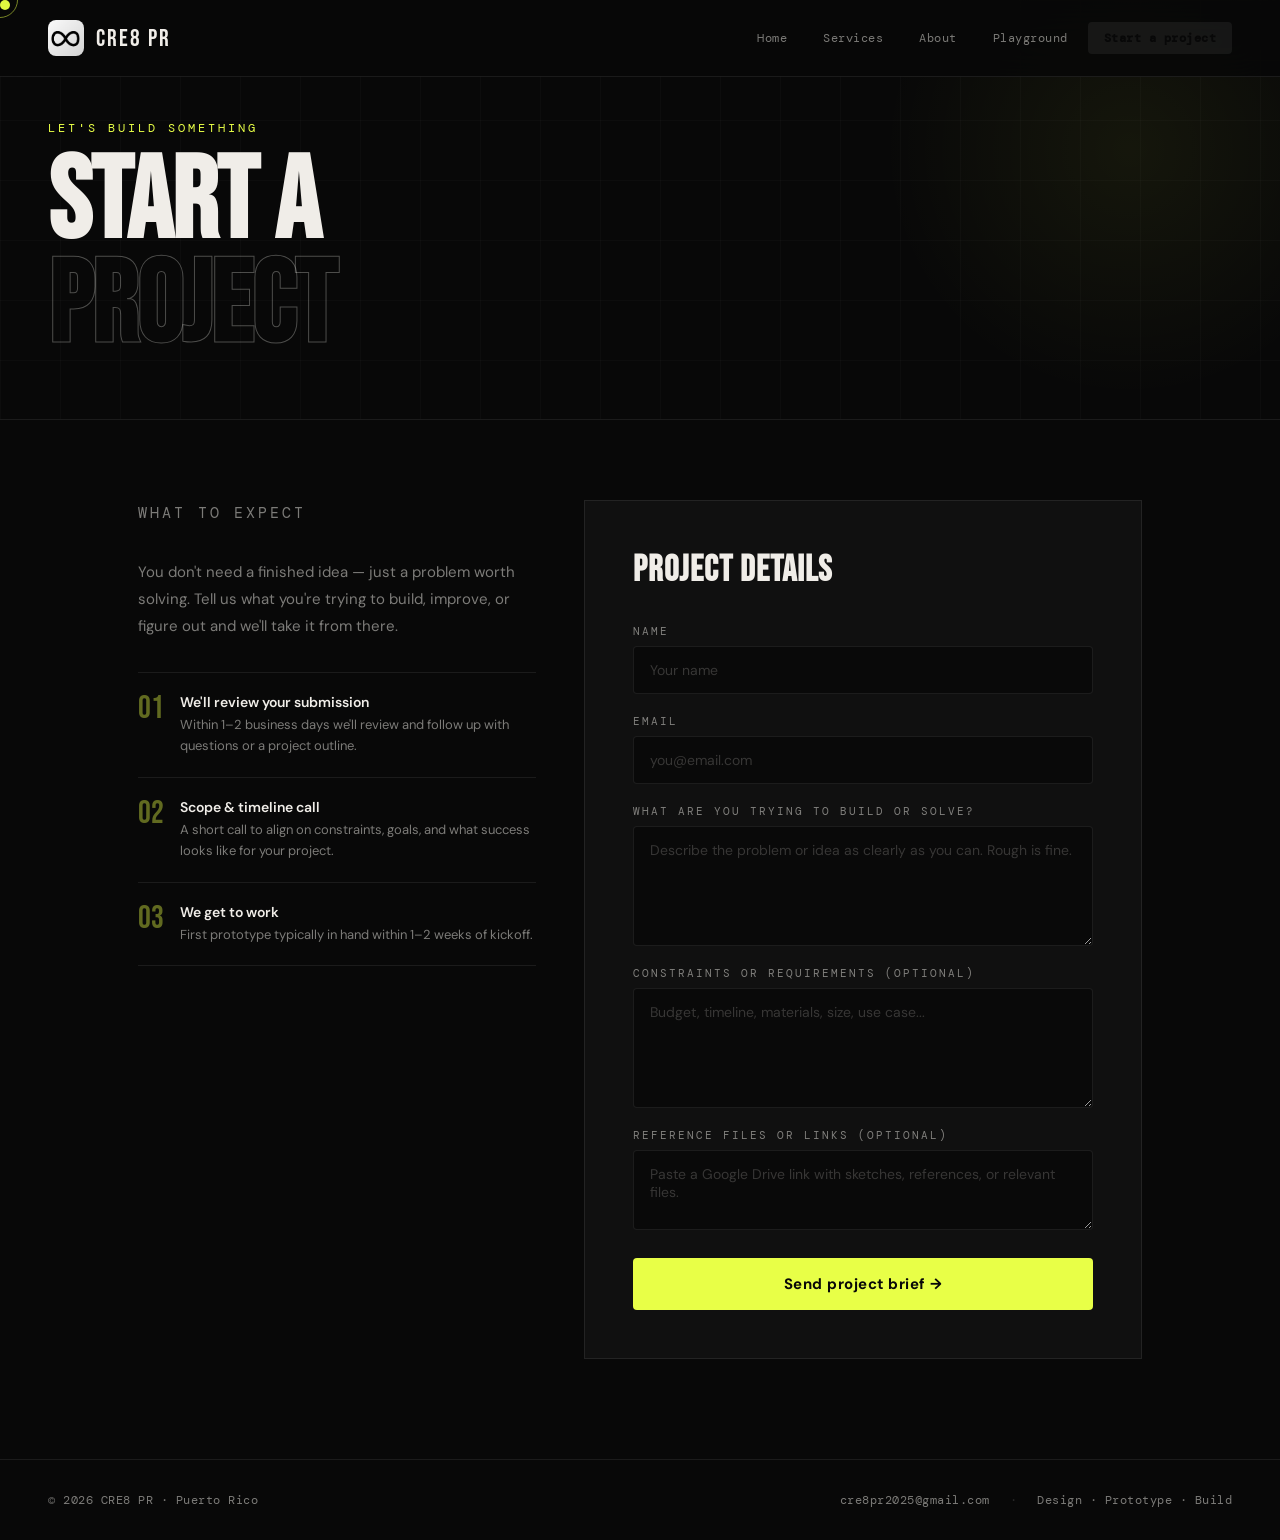
<file: start.html>
<!doctype html>
<html lang="en">
<head>
<meta charset="utf-8"/>
<meta name="viewport" content="width=device-width, initial-scale=1"/>
<title>Start a Project — CRE8 PR</title>
<meta name="description" content="Start a design or prototyping project with CRE8 PR."/>
<meta property="og:title" content="Start a Project — CRE8 PR"/>
<meta property="og:description" content="Submit your idea or problem. We'll take it from concept to real, manufacturable object."/>
<meta property="og:type" content="website"/>
<meta property="og:url" content="https://cre8pr.github.io/start"/>
<meta property="og:image" content="https://cre8pr.github.io/logo.png"/>
<meta name="twitter:card" content="summary"/>
<link rel="icon" href="favicon.svg" type="image/svg+xml"/>
<link rel="apple-touch-icon" href="logo.png"/>
<link rel="preconnect" href="https://fonts.googleapis.com">
<link href="https://fonts.googleapis.com/css2?family=Bebas+Neue&family=DM+Sans:wght@300;400;500;600&family=DM+Mono:wght@400;500&display=swap" rel="stylesheet">
<link rel="stylesheet" href="styles.css">
<style>
.form-layout{display:grid;grid-template-columns:1fr 1.4fr;gap:48px;align-items:start;}

.section-label{font-family:'DM Mono',monospace;font-size:11px;letter-spacing:3px;color:var(--accent);text-transform:uppercase;margin-bottom:24px;}
.info-panel p{color:var(--muted);font-size:15px;line-height:1.8;margin-bottom:32px;}
.expectation{display:flex;gap:16px;padding:20px 0;border-bottom:1px solid var(--border);}
.expectation:first-of-type{border-top:1px solid var(--border);}
.exp-num{font-family:'Bebas Neue',sans-serif;font-size:32px;color:rgba(232,255,71,0.4);flex-shrink:0;line-height:1;}
.exp-text h4{font-size:14px;font-weight:600;margin-bottom:4px;}
.exp-text p{color:var(--muted);font-size:13px;line-height:1.6;margin:0;}

.form-card{background:var(--surface);border:1px solid var(--border);padding:48px;}
.form-card h2{font-family:'Bebas Neue',sans-serif;font-size:36px;letter-spacing:1px;margin-bottom:32px;}

.field{display:flex;flex-direction:column;gap:8px;margin-bottom:20px;}
.field label{font-family:'DM Mono',monospace;font-size:11px;letter-spacing:2px;color:var(--muted);text-transform:uppercase;}
.field input,.field textarea{
  width:100%;padding:14px 16px;
  background:rgba(0,0,0,0.4);
  border:1px solid var(--border);
  border-radius:4px;color:var(--text);
  font-family:'DM Sans',sans-serif;font-size:14px;
  outline:none;transition:border-color 0.2s;
  -webkit-appearance:none;
}
.field input:focus,.field textarea:focus{border-color:var(--accent);}
.field input::placeholder,.field textarea::placeholder{color:rgba(240,237,232,0.2);}
.field textarea{min-height:120px;resize:vertical;}

.submit-btn{
  width:100%;padding:16px;
  background:var(--accent);color:#080808;
  font-family:'DM Sans',sans-serif;font-weight:700;font-size:15px;
  border:none;border-radius:4px;cursor:pointer;
  letter-spacing:0.5px;transition:all 0.2s;margin-top:8px;
}
.submit-btn:hover{background:#d4eb3a;transform:translateY(-2px);box-shadow:0 8px 30px rgba(232,255,71,0.3);}
.submit-btn:active{transform:translateY(0);}
@media(pointer:fine){.submit-btn{cursor:none;}}

.form-status{
  margin-top:16px;padding:14px 20px;border-radius:4px;
  font-size:14px;display:none;
}
.form-status.success{
  display:block;background:rgba(232,255,71,0.1);
  border:1px solid rgba(232,255,71,0.3);color:var(--accent);
}
.form-status.error{
  display:block;background:rgba(255,80,80,0.1);
  border:1px solid rgba(255,80,80,0.3);color:#ff5050;
}

@media(max-width:900px){
  .form-layout{grid-template-columns:1fr;}
  .form-card{padding:32px 24px;}
}
</style>
</head>
<body>

<div class="cursor" id="cursor"></div>
<div class="cursor-ring" id="cursorRing"></div>

<nav id="nav">
  <a class="nav-brand" href="index.html">
    <div class="logo-box">
      <img src="logo.png" alt="CRE8 PR" onerror="this.style.display='none';this.nextElementSibling.style.display='block'">
      <span class="logo-fallback" style="display:none">C8</span>
    </div>
    CRE8 PR
  </a>
  <div class="nav-links">
    <a class="nav-link" href="index.html">Home</a>
    <a class="nav-link" href="services.html">Services</a>
    <a class="nav-link" href="about.html">About</a>
    <a class="nav-link" href="playground.html">Playground</a>
    <a class="nav-link active nav-cta" href="start.html">Start a project</a>
  </div>
</nav>

<div class="page-header">
  <div class="page-header-grid"></div>
  <div class="page-header-orb"></div>
  <p class="page-eyebrow">Let's build something</p>
  <h1 class="page-title">Start a<br><span style="-webkit-text-stroke:1px rgba(240,237,232,0.3);color:transparent;">Project</span></h1>
</div>

<div class="content">
  <div class="form-layout">

    <div class="info-panel reveal">
      <p class="section-label">What to expect</p>
      <p>You don't need a finished idea — just a problem worth solving. Tell us what you're trying to build, improve, or figure out and we'll take it from there.</p>

      <div class="expectation">
        <div class="exp-num">01</div>
        <div class="exp-text">
          <h4>We'll review your submission</h4>
          <p>Within 1–2 business days we'll review and follow up with questions or a project outline.</p>
        </div>
      </div>
      <div class="expectation">
        <div class="exp-num">02</div>
        <div class="exp-text">
          <h4>Scope & timeline call</h4>
          <p>A short call to align on constraints, goals, and what success looks like for your project.</p>
        </div>
      </div>
      <div class="expectation">
        <div class="exp-num">03</div>
        <div class="exp-text">
          <h4>We get to work</h4>
          <p>First prototype typically in hand within 1–2 weeks of kickoff.</p>
        </div>
      </div>
    </div>

    <div class="form-card reveal reveal-delay-1">
      <h2>Project Details</h2>

      <form id="projectForm" action="https://formspree.io/f/xnjqlwdq" method="POST" enctype="multipart/form-data">
        <input type="hidden" name="_subject" value="New CRE8 PR Project Request">

        <div class="field">
          <label>Name</label>
          <input name="name" required placeholder="Your name"/>
        </div>

        <div class="field">
          <label>Email</label>
          <input name="email" type="email" required placeholder="you@email.com"/>
        </div>

        <div class="field">
          <label>What are you trying to build or solve?</label>
          <textarea name="problem" required placeholder="Describe the problem or idea as clearly as you can. Rough is fine."></textarea>
        </div>

        <div class="field">
          <label>Constraints or requirements (optional)</label>
          <textarea name="constraints" placeholder="Budget, timeline, materials, size, use case..."></textarea>
        </div>

        <div class="field">
          <label>Reference files or links (optional)</label>
          <textarea name="files_link" style="min-height:80px" placeholder="Paste a Google Drive link with sketches, references, or relevant files."></textarea>
        </div>

        <button class="submit-btn" type="submit">Send project brief →</button>
      </form>

      <div class="form-status" id="formStatus"></div>
    </div>

  </div>
</div>

<footer>
  <span>© <span id="year"></span> CRE8 PR · Puerto Rico</span>
  <div class="footer-links">
    <a href="mailto:cre8pr2025@gmail.com">cre8pr2025@gmail.com</a>
    <span style="color:var(--border2)">·</span>
    <span>Design · Prototype · Build</span>
  </div>
</footer>

<script src="shared.js"></script>
<script>
// Form submission with feedback
document.getElementById('projectForm').addEventListener('submit', function(e){
  e.preventDefault();
  const form = this;
  const btn = form.querySelector('.submit-btn');
  const status = document.getElementById('formStatus');
  const originalText = btn.textContent;

  btn.textContent = 'Sending...';
  btn.disabled = true;
  status.className = 'form-status';
  status.style.display = 'none';

  fetch(form.action, {
    method: 'POST',
    body: new FormData(form),
    headers: { 'Accept': 'application/json' }
  }).then(function(response){
    if(response.ok){
      status.textContent = 'Project brief sent! We\'ll be in touch within 1–2 business days.';
      status.className = 'form-status success';
      form.reset();
    } else {
      status.textContent = 'Something went wrong. Please try again or email us directly at cre8pr2025@gmail.com';
      status.className = 'form-status error';
    }
  }).catch(function(){
    status.textContent = 'Network error. Please try again or email us directly at cre8pr2025@gmail.com';
    status.className = 'form-status error';
  }).finally(function(){
    btn.textContent = originalText;
    btn.disabled = false;
  });
});
</script>
</body>
</html>
</file>
<file: styles.css>
/* ============================================
   CRE8 PR — Shared Styles
   ============================================ */

:root{
  --bg:#080808;
  --surface:rgba(255,255,255,0.03);
  --surface2:rgba(255,255,255,0.06);
  --text:#f0ede8;
  --muted:rgba(240,237,232,0.5);
  --accent:#e8ff47;
  --border:rgba(255,255,255,0.08);
  --border2:rgba(255,255,255,0.14);
}
*{box-sizing:border-box;margin:0;padding:0}
html{scroll-behavior:smooth}
body{
  font-family:'DM Sans',sans-serif;
  background:var(--bg);
  color:var(--text);
  overflow-x:hidden;
}

/* CUSTOM CURSOR — desktop only */
@media(pointer:fine){
  body{cursor:none;}
  .cursor{
    position:fixed;width:10px;height:10px;
    background:var(--accent);border-radius:50%;
    pointer-events:none;z-index:9999;
    transition:transform 0.1s ease;
    mix-blend-mode:difference;
  }
  .cursor-ring{
    position:fixed;width:36px;height:36px;
    border:1px solid var(--accent);border-radius:50%;
    pointer-events:none;z-index:9998;
    transition:all 0.18s ease;opacity:0.5;
  }
}
@media(pointer:coarse){
  .cursor,.cursor-ring{display:none !important;}
}

/* NAV */
nav{
  position:fixed;top:0;left:0;right:0;z-index:100;
  display:flex;align-items:center;justify-content:space-between;
  padding:20px 48px;
  background:rgba(8,8,8,0.85);
  backdrop-filter:blur(20px);
  border-bottom:1px solid var(--border);
  transition:padding 0.3s ease;
}
nav.scrolled{padding:14px 48px;}
.nav-brand{
  display:flex;align-items:center;gap:12px;
  font-family:'Bebas Neue',sans-serif;font-size:24px;letter-spacing:2px;
  color:var(--text);text-decoration:none;
}
.logo-box{
  width:36px;height:36px;background:var(--accent);
  border-radius:8px;display:grid;place-items:center;overflow:hidden;
}
.logo-box img{width:100%;height:100%;object-fit:cover;display:block;}
.logo-fallback{font-family:'Bebas Neue',sans-serif;font-size:14px;color:#080808;letter-spacing:1px;}
.nav-links{display:flex;gap:4px;align-items:center;}
.nav-link{
  font-family:'DM Mono',monospace;font-size:12px;color:var(--muted);
  text-decoration:none;padding:8px 16px;border-radius:4px;
  transition:all 0.2s;letter-spacing:0.5px;
}
.nav-link:hover,.nav-link.active{color:var(--text);background:var(--surface2);}
.nav-cta{background:var(--accent);color:#080808 !important;font-weight:600;border-radius:4px;}
.nav-cta:hover{background:#d4eb3a;transform:translateY(-1px);}

/* PAGE HEADER (sub-pages) */
.page-header{
  min-height:45vh;
  display:flex;flex-direction:column;justify-content:flex-end;
  padding:120px 48px 60px;
  position:relative;overflow:hidden;
  border-bottom:1px solid var(--border);
}
.page-header-grid{
  position:absolute;inset:0;
  background-image:linear-gradient(rgba(255,255,255,0.02) 1px,transparent 1px),linear-gradient(90deg,rgba(255,255,255,0.02) 1px,transparent 1px);
  background-size:60px 60px;
  animation:gridShift 25s linear infinite;
}
.page-header-orb{
  position:absolute;top:-100px;right:-100px;width:500px;height:500px;
  background:radial-gradient(circle,rgba(232,255,71,0.06) 0%,transparent 70%);
  border-radius:50%;animation:orbPulse 6s ease-in-out infinite;
}
.page-eyebrow{
  font-family:'DM Mono',monospace;font-size:12px;letter-spacing:3px;
  color:var(--accent);text-transform:uppercase;margin-bottom:16px;
  opacity:0;animation:fadeUp 0.7s 0.2s forwards;
}
.page-title{
  font-family:'Bebas Neue',sans-serif;font-size:clamp(56px,9vw,120px);
  line-height:0.9;letter-spacing:-1px;opacity:0;animation:fadeUp 0.7s 0.35s forwards;
}

/* SECTION DIVIDER */
.section{padding:100px 48px;position:relative;z-index:2;}
.section-divider{display:flex;align-items:center;gap:16px;margin-bottom:60px;}
.section-divider h2{font-family:'Bebas Neue',sans-serif;font-size:clamp(40px,6vw,72px);line-height:1;flex-shrink:0;}
.section-divider-line{height:1px;background:var(--border);flex:1;}

/* CONTENT WRAPPER (sub-pages) */
.content{padding:80px 48px 100px;max-width:1100px;margin:0 auto;}
.content .section-divider h2{font-size:clamp(32px,5vw,56px);}
.content .section-divider{margin-bottom:48px;}

/* BUTTONS */
.btn-primary{
  background:var(--accent);color:#080808;font-weight:700;font-size:14px;
  padding:14px 28px;border-radius:4px;text-decoration:none;letter-spacing:0.5px;
  transition:all 0.2s;display:inline-block;
}
.btn-primary:hover{background:#d4eb3a;transform:translateY(-2px);box-shadow:0 8px 30px rgba(232,255,71,0.3);}
.btn-ghost{
  border:1px solid var(--border2);color:var(--text);font-weight:500;font-size:14px;
  padding:14px 28px;border-radius:4px;text-decoration:none;letter-spacing:0.5px;
  transition:all 0.2s;display:inline-block;
}
.btn-ghost:hover{border-color:var(--text);background:var(--surface2);}
.btn-dark{
  background:#080808;color:var(--accent);font-weight:700;font-size:14px;
  padding:16px 32px;border-radius:4px;text-decoration:none;letter-spacing:0.5px;
  transition:all 0.2s;flex-shrink:0;display:inline-block;
}
.btn-dark:hover{background:#1a1a1a;transform:translateY(-2px);}

/* CTA SECTION */
.cta-section{
  background:var(--accent);border-radius:8px;
  padding:80px;display:flex;align-items:center;justify-content:space-between;
  gap:40px;position:relative;overflow:hidden;
}
.cta-section::before{
  content:'CRE8';position:absolute;right:-20px;bottom:-40px;
  font-family:'Bebas Neue',sans-serif;font-size:200px;color:rgba(0,0,0,0.06);
  line-height:1;pointer-events:none;
}
.cta-section h2{font-family:'Bebas Neue',sans-serif;font-size:clamp(36px,5vw,64px);color:#080808;line-height:1;}
.cta-section p{color:rgba(8,8,8,0.6);font-size:16px;margin-top:12px;max-width:40ch;line-height:1.6;}

/* FOOTER */
footer{
  border-top:1px solid var(--border);padding:32px 48px;
  display:flex;align-items:center;justify-content:space-between;
  font-family:'DM Mono',monospace;font-size:12px;color:var(--muted);letter-spacing:0.5px;
}
.footer-links{display:flex;gap:20px;}
.footer-links a{color:var(--muted);text-decoration:none;transition:color 0.2s;}
.footer-links a:hover{color:var(--accent);}

/* ANIMATIONS */
@keyframes gridShift{0%{background-position:0 0,0 0;}100%{background-position:60px 60px,60px 60px;}}
@keyframes orbPulse{0%,100%{transform:scale(1);}50%{transform:scale(1.08);}}
@keyframes fadeUp{from{opacity:0;transform:translateY(24px);}to{opacity:1;transform:translateY(0);}}
.reveal{opacity:0;transform:translateY(28px);transition:opacity 0.8s ease,transform 0.8s cubic-bezier(.2,.8,.2,1);}
.reveal.visible{opacity:1;transform:translateY(0);}
.reveal-delay-1{transition-delay:0.1s;}
.reveal-delay-2{transition-delay:0.2s;}
.reveal-delay-3{transition-delay:0.3s;}
.reveal-delay-4{transition-delay:0.4s;}

/* RESPONSIVE */
@media(max-width:900px){
  nav{padding:16px 24px;}
  .page-header{padding:100px 24px 48px;}
  .section{padding:60px 24px;}
  .content{padding:48px 24px 60px;}
  .cta-section{padding:48px 32px;flex-direction:column;align-items:flex-start;}
  footer{flex-direction:column;gap:12px;text-align:center;padding:24px;}
  .footer-links{justify-content:center;}
}
@media(max-width:600px){
  .nav-links .nav-link:not(.nav-cta){display:none;}
}
</file>
